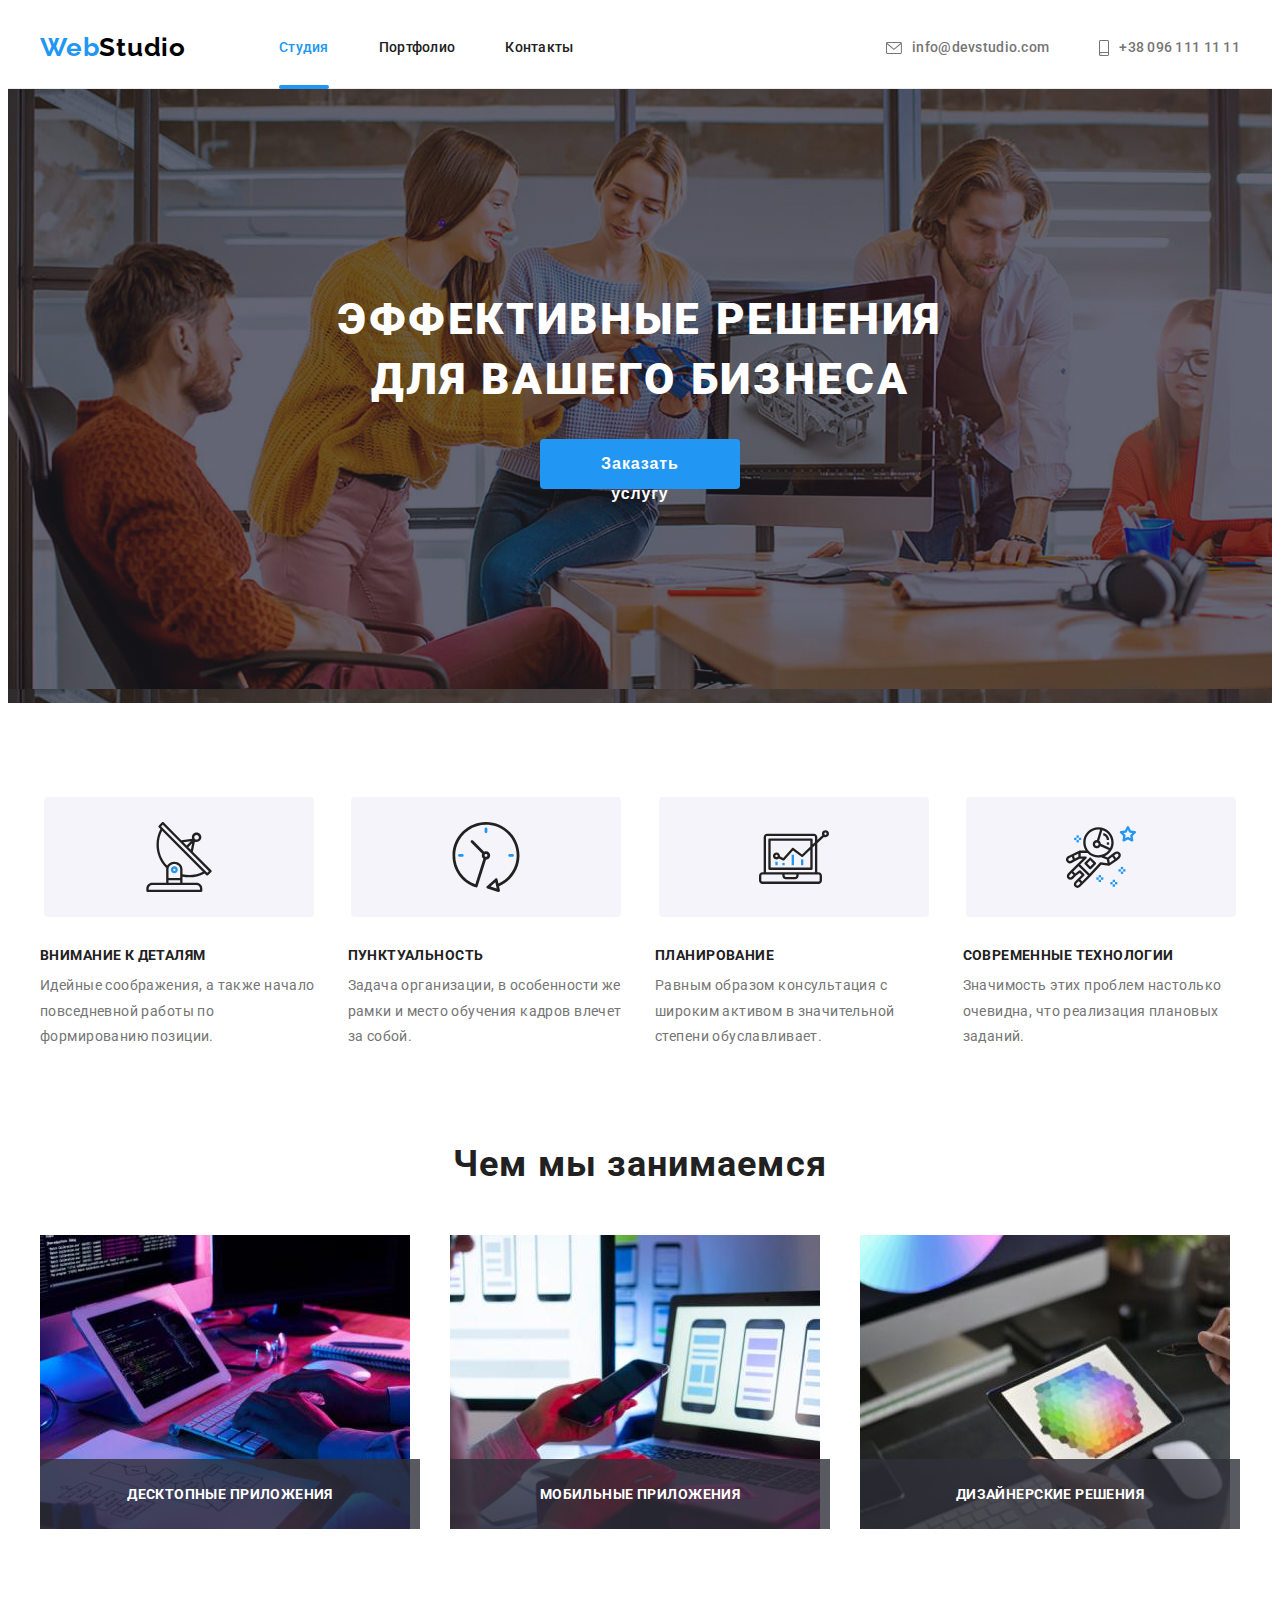
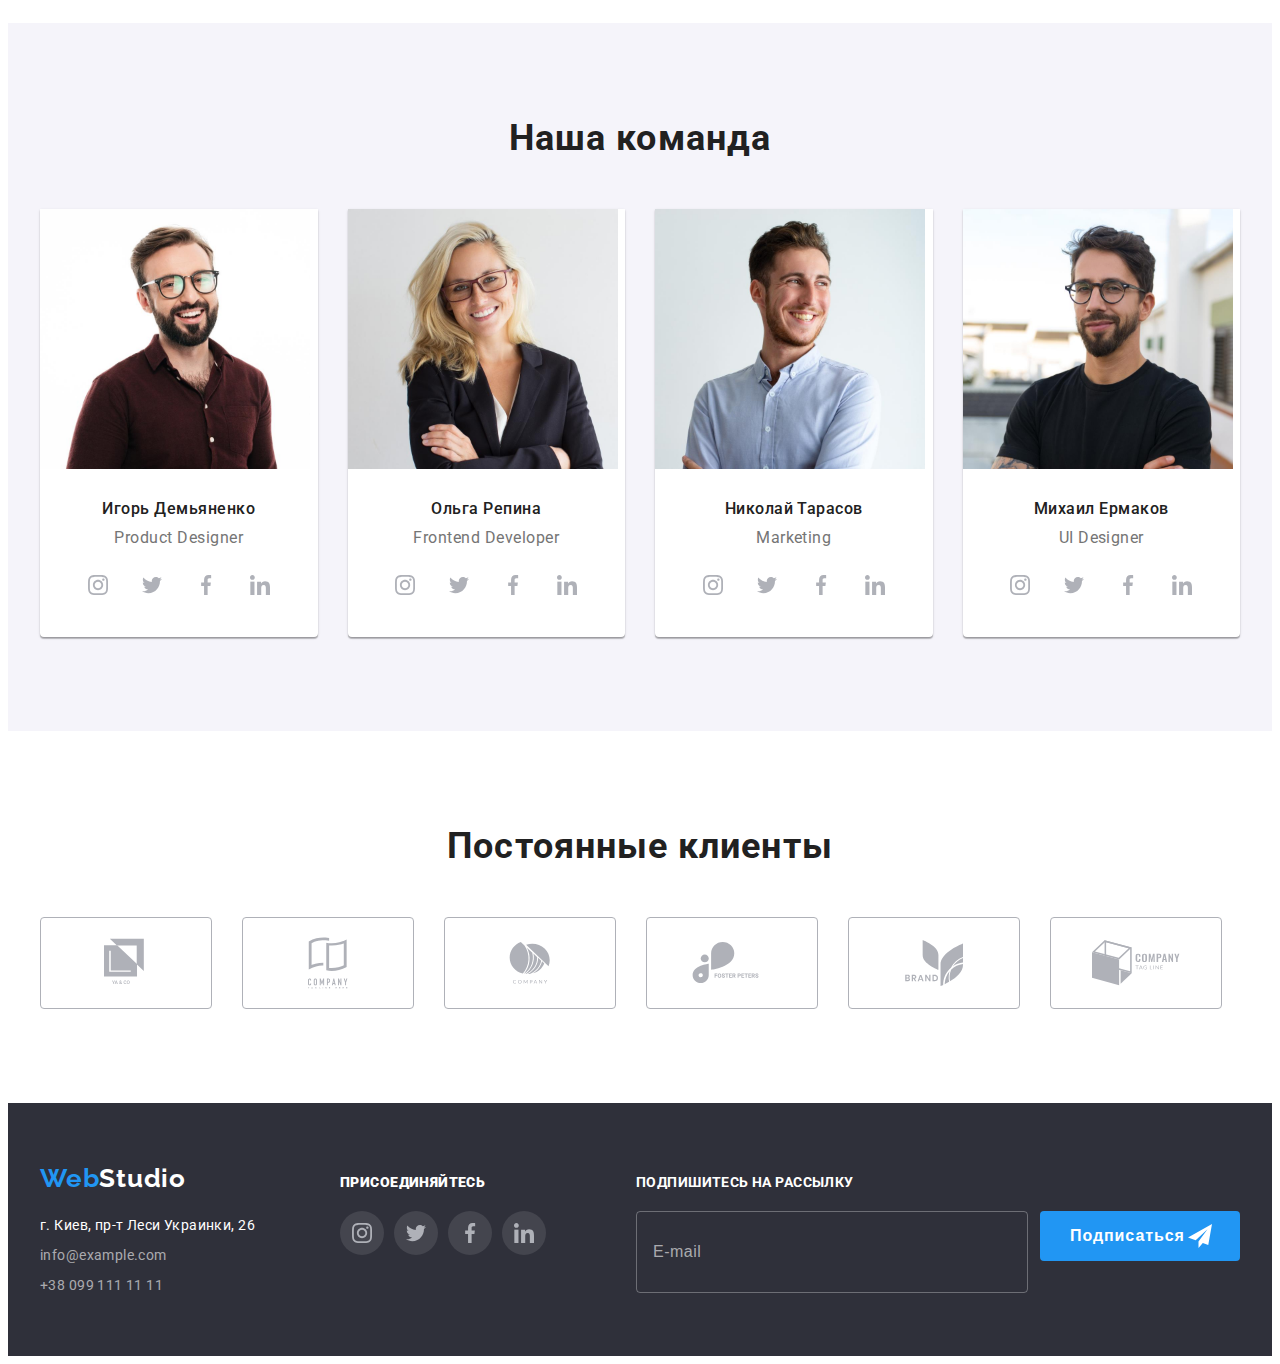
<file: index.html>
<!DOCTYPE html>
<html lang="ru">
  <head>
    <meta charset="UTF-8" />
    <meta http-equiv="X-UA-Compatible" content="IE=edge" />
    <meta name="viewport" content="width=device-width, initial-scale=1.0" />
    <title>Веб Студия</title>
    <link
      rel="stylesheet"
      href="https://cdnjs.cloudflare.com/ajax/libs/modern-normalize/1.0.0/modern-normalize.css"
      integrity="sha512-Zx6MlUMKSVJoQ+83OwhdILe8cSEsCzfqThJd7J/VA2UrK6Ctj85p+xzqfyuNXE5B1k25uUdmJ2OzItbBy9GHAQ=="
      crossorigin="anonymous"
    />

    <link rel="preconnect" href="https://fonts.gstatic.com" />
    <link
      rel="stylesheet"
      href="https://cdnjs.cloudflare.com/ajax/libs/animate.css/4.1.1/animate.min.css"
    />
    <link
      href="https://fonts.googleapis.com/css2?family=Raleway:wght@700&family=Roboto:wght@400;500;700;900&display=swap"
      rel="stylesheet"
    />

    <link rel="stylesheet" href="./CSS/styles.css" />
  </head>

  <body>
    <!--Шапка страницы-->
    <header class="header">
      <div class="container">
        <a class="logo link animate__swing" lang="en" href="./index.html"
          >Web<span class="logo-header-part">Studio</span></a
        >

        <nav class="site-nav">
          <ul class="list">
            <li class="list-item">
              <a class="link action current" href="./index.html">Студия</a>
            </li>
            <li class="list-item">
              <a class="link action" href="./portfolio.html">Портфолио</a>
            </li>
            <li class="list-item">
              <a class="link action" href="">Контакты</a>
            </li>
          </ul>
        </nav>
        <ul class="list header-contacts">
          <li class="list-item">
            <a class="link action" href="mailto:info@devstudio.com">
              <svg class="contacts-icon" width="16" height="12">
                <use href="./images/icons.svg#icon-mail"></use>
              </svg>
              info@devstudio.com</a
            >
          </li>
          <li class="list-item">
            <a class="link action" href="tel:+380961111111">
              <svg class="contacts-icon" width="10" height="16">
                <use href="./images/icons.svg#icon-smartphone"></use>
              </svg>
              +38 096 111 11 11</a
            >
          </li>
        </ul>
      </div>
    </header>

    <!--Основной контент страницы-->
    <main>
      <!--Секция герой-->
      <section class="hero">
        <h1 class="hero-title">Эффективные решения для вашего бизнеса</h1>
        <button class="hero-btn action-btn" type="button" data-modal-open>
          Заказать услугу
        </button>
      </section>

      <!--Секция преимущества компании-->
      <section class="advantages">
        <div class="container">
          <h2 class="visually-hidden">Наши сильные стороны</h2>

          <ul class="list">
            <li class="advantages-item">
              <div class="advantages-icon-box">
                <svg class="advantages-icon" width="70" height="70">
                  <use href="./images/icons.svg#icon-antenna"></use>
                </svg>
              </div>
              <h3 class="advantages-title">Внимание к деталям</h3>
              <p class="advantages-text">
                Идейные соображения, а также начало повседневной работы по
                формированию позиции.
              </p>
            </li>
            <li class="advantages-item">
              <div class="advantages-icon-box">
                <svg class="advantages-icon" width="70" height="70">
                  <use href="./images/icons.svg#icon-clock"></use>
                </svg>
              </div>
              <h3 class="advantages-title">Пунктуальность</h3>
              <p class="advantages-text">
                Задача организации, в особенности же рамки и место обучения
                кадров влечет за собой.
              </p>
            </li>
            <li class="advantages-item">
              <div class="advantages-icon-box">
                <svg class="advantages-icon" width="70" height="70">
                  <use href="./images/icons.svg#icon-diagram"></use>
                </svg>
              </div>
              <h3 class="advantages-title">Планирование</h3>
              <p class="advantages-text">
                Равным образом консультация с широким активом в значительной
                степени обуславливает.
              </p>
            </li>
            <li class="advantages-item">
              <div class="advantages-icon-box">
                <svg class="advantages-icon" width="70" height="70">
                  <use href="./images/icons.svg#icon-astronaut"></use>
                </svg>
              </div>
              <h3 class="advantages-title">Современные технологии</h3>
              <p class="advantages-text">
                Значимость этих проблем настолько очевидна, что реализация
                плановых заданий.
              </p>
            </li>
          </ul>
        </div>
      </section>

      <!--Секция чем занимается компания-->
      <section class="abilities">
        <div class="container">
          <h2 class="abilities-title">Чем мы занимаемся</h2>
          <ul class="abilities-list list">
            <li class="abilities-item">
              <img
                src="./images/what-we-do/img-box1.jpg"
                alt="Разработчик компании вводит код для серверной части сайта с клавиатуры"
                width="370"
                height="294"
              />
              <h3 class="abilities-subtitle">Десктопные приложения</h3>
            </li>
            <li class="abilities-item">
              <img
                src="./images/what-we-do/img-box2.jpg"
                alt="Сотрудник компании создает макет интерфейса сайта адаптивный для мобильных устройств"
                width="370"
                height="294"
              />
              <h3 class="abilities-subtitle">Мобильные приложения</h3>
            </li>
            <li class="abilities-item">
              <img
                src="./images/what-we-do/img-box3.jpg"
                alt="Дизайнер компании подбирает цвет на палитре планшета"
                width="370"
                height="294"
              />
              <h3 class="abilities-subtitle">Дизайнерские решения</h3>
            </li>
          </ul>
        </div>
      </section>

      <!--Секция команда компании-->
      <section class="team">
        <div class="container">
          <h2 class="team-title">Наша команда</h2>
          <ul class="list team-list">
            <li class="team-item">
              <img
                src="./images/command-of-company/demyanenko.jpg"
                alt="Молодой мужчина в очках с аккуратной бородой в тёмной рубашке"
                width="270"
                height="260"
              />
              <div class="team-item-thumb">
                <h3 class="team-member">Игорь Демьяненко</h3>
                <p class="team-member-profesion">Product Designer</p>
                <ul class="list list-social-link">
                  <li class="item">
                    <a class="link" href="">
                      <svg class="social-icon" width="20" height="20">
                        <use href="./images/icons.svg#icon-instagram"></use>
                      </svg>
                    </a>
                  </li>
                  <li class="item">
                    <a class="link" href="">
                      <svg class="social-icon" width="20" height="20">
                        <use href="./images/icons.svg#icon-twitter"></use>
                      </svg>
                    </a>
                  </li>
                  <li class="item">
                    <a href="" class="link">
                      <svg class="social-icon" width="20" height="20">
                        <use href="./images/icons.svg#icon-facebook"></use>
                      </svg>
                    </a>
                  </li>
                  <li class="item">
                    <a href="" class="link">
                      <svg class="social-icon" width="20" height="20">
                        <use href="./images/icons.svg#icon-linkedin"></use>
                      </svg>
                    </a>
                  </li>
                </ul>
              </div>
            </li>

            <li class="team-item">
              <img
                src="./images/command-of-company/repina.jpg"
                alt="Молодая девушка блондинка в очках с красивой улыбкой"
                width="270"
                height="260"
              />
              <div class="team-item-thumb">
                <h3 class="team-member">Ольга Репина</h3>
                <p class="team-member-profesion">Frontend Developer</p>
                <ul class="list list-social-link">
                  <li class="item">
                    <a class="link" href="">
                      <svg class="social-icon" width="20" height="20">
                        <use href="./images/icons.svg#icon-instagram"></use>
                      </svg>
                    </a>
                  </li>
                  <li class="item">
                    <a class="link" href="">
                      <svg class="social-icon" width="20" height="20">
                        <use href="./images/icons.svg#icon-twitter"></use>
                      </svg>
                    </a>
                  </li>
                  <li class="item">
                    <a href="" class="link">
                      <svg class="social-icon" width="20" height="20">
                        <use href="./images/icons.svg#icon-facebook"></use>
                      </svg>
                    </a>
                  </li>
                  <li class="item">
                    <a href="" class="link">
                      <svg class="social-icon" width="20" height="20">
                        <use href="./images/icons.svg#icon-linkedin"></use>
                      </svg>
                    </a>
                  </li>
                </ul>
              </div>
            </li>

            <li class="team-item">
              <img
                src="./images/command-of-company/tarasov.jpg"
                alt="Молодой парень в белой рубашке улыбается"
                width="270"
                height="260"
              />
              <div class="team-item-thumb">
                <h3 class="team-member">Николай Тарасов</h3>
                <p class="team-member-profesion">Marketing</p>
                <ul class="list list-social-link">
                  <li class="item">
                    <a class="link" href="">
                      <svg class="social-icon" width="20" height="20">
                        <use href="./images/icons.svg#icon-instagram"></use>
                      </svg>
                    </a>
                  </li>
                  <li class="item">
                    <a class="link" href="">
                      <svg class="social-icon" width="20" height="20">
                        <use href="./images/icons.svg#icon-twitter"></use>
                      </svg>
                    </a>
                  </li>
                  <li class="item">
                    <a href="" class="link">
                      <svg class="social-icon" width="20" height="20">
                        <use href="./images/icons.svg#icon-facebook"></use>
                      </svg>
                    </a>
                  </li>
                  <li class="item">
                    <a href="" class="link">
                      <svg class="social-icon" width="20" height="20">
                        <use href="./images/icons.svg#icon-linkedin"></use>
                      </svg>
                    </a>
                  </li>
                </ul>
              </div>
            </li>

            <li class="team-item">
              <img
                src="./images/command-of-company/ermakov.jpg"
                alt="Молодой парень с короткой бородой в очках и черной футболке"
                width="270"
                height="260"
              />
              <div class="team-item-thumb">
                <h3 class="team-member">Михаил Ермаков</h3>
                <p class="team-member-profesion">UI Designer</p>
                <ul class="list list-social-link">
                  <li class="item">
                    <a class="link" href="">
                      <svg class="social-icon" width="20" height="20">
                        <use href="./images/icons.svg#icon-instagram"></use>
                      </svg>
                    </a>
                  </li>
                  <li class="item">
                    <a class="link" href="">
                      <svg class="social-icon" width="20" height="20">
                        <use href="./images/icons.svg#icon-twitter"></use>
                      </svg>
                    </a>
                  </li>
                  <li class="item">
                    <a href="" class="link">
                      <svg class="social-icon" width="20" height="20">
                        <use href="./images/icons.svg#icon-facebook"></use>
                      </svg>
                    </a>
                  </li>
                  <li class="item">
                    <a href="" class="link">
                      <svg class="social-icon" width="20" height="20">
                        <use href="./images/icons.svg#icon-linkedin"></use>
                      </svg>
                    </a>
                  </li>
                </ul>
              </div>
            </li>
          </ul>
        </div>
      </section>

      <!-- Секция постоянные клиенты -->
      <section class="regular-customers">
        <div class="container">
          <h2 class="regular-customers-title">Постоянные клиенты</h2>
          <ul class="list regular-customers-list">
            <li class="regular-customers-item">
              <a href="" class="link action">
                <svg class="icon" width="44" height="50">
                  <use href="./images/icons.svg#icon-logo-1"></use>
                </svg>
              </a>
            </li>
            <li class="regular-customers-item">
              <a href="" class="link action">
                <svg class="icon" width="40" height="52">
                  <use href="./images/icons.svg#icon-logo-2"></use>
                </svg>
              </a>
            </li>
            <li class="regular-customers-item">
              <a href="" class="link action">
                <svg class="icon" width="42" height="42">
                  <use href="./images/icons.svg#icon-logo-3"></use>
                </svg>
              </a>
            </li>
            <li class="regular-customers-item">
              <a href="" class="link action">
                <svg class="icon" width="80" height="42">
                  <use href="./images/icons.svg#icon-logo-4"></use>
                </svg>
              </a>
            </li>
            <li class="regular-customers-item">
              <a href="" class="link action">
                <svg class="icon" width="60" height="46">
                  <use href="./images/icons.svg#icon-logo-5"></use>
                </svg>
              </a>
            </li>
            <li class="regular-customers-item">
              <a href="" class="link action">
                <svg class="icon" width="88" height="46">
                  <use href="./images/icons.svg#icon-logo-6"></use>
                </svg>
              </a>
            </li>
          </ul>
        </div>
      </section>
    </main>

    <!--Подвал страницы-->
    <footer class="footer">
      <div class="container">
        <div>
          <a class="logo link animate__swing" href="./index.html"
            >Web<span class="logo-footer-part">Studio</span></a
          >
          <address class="address">
            <p class="address-text">г. Киев, пр-т Леси Украинки, 26</p>
            <ul class="list footer-contacts">
              <li class="item">
                <a class="link" href="mailto:info@example.com"
                  >info@example.com</a
                >
              </li>
              <li class="item">
                <a class="link" href="tel:+380991111111">+38 099 111 11 11</a>
              </li>
            </ul>
          </address>
        </div>
        <div class="join-part">
          <p class="join-text"><strong>присоединяйтесь</strong></p>
          <ul class="list list-social-link">
            <li class="item">
              <a class="link" href="">
                <svg class="social-icon" width="20" height="20">
                  <use href="./images/icons.svg#icon-instagram"></use>
                </svg>
              </a>
            </li>
            <li class="item">
              <a class="link" href="">
                <svg class="social-icon" width="20" height="20">
                  <use href="./images/icons.svg#icon-twitter"></use>
                </svg>
              </a>
            </li>
            <li class="item">
              <a href="" class="link">
                <svg class="social-icon" width="20" height="20">
                  <use href="./images/icons.svg#icon-facebook"></use>
                </svg>
              </a>
            </li>
            <li class="item">
              <a href="" class="link">
                <svg class="social-icon" width="20" height="20">
                  <use href="./images/icons.svg#icon-linkedin"></use>
                </svg>
              </a>
            </li>
          </ul>
        </div>

        <div class="subscription-part">
          <strong class="subscription-text">Подпишитесь на рассылку</strong>
          <form class="subscription-form">
            <input
              class="form-field"
              type="email"
              name="email-for-subscription"
              placeholder="E-mail"
              required
            />
            <button class="subscription-btn" type="submit">
              Подписаться<svg class="icon" width="24" height="24">
                <use href="./images/icons.svg#icon-send"></use>
              </svg>
            </button>
          </form>
        </div>
      </div>
    </footer>

    <!-- Модальное окно -->
    <div class="backdrop is-hidden" data-modal>
      <div class="modal-window">
        <button class="close-modal-btn" type="button" data-modal-close>
          <svg class="close-modal-icon">
            <use href="./images/icons.svg#icon-close-modal"></use>
          </svg>
        </button>

        <p class="modal-description">Оставьте свои данные, мы вам перезвоним</p>
        <form class="modal-form">
          <label class="modal-label" for="user-name">Имя</label>
          <div class="modal-field-box">
            <input
              class="modal-input input-text"
              id="user-name"
              type="text"
              name="user-name"
              minlength="2"
              required
            />
            <svg class="modal-icon" width="18" height="18">
              <use href="./images/icons.svg#icon-user-name"></use>
            </svg>
          </div>
          <label class="modal-label" for="user-phone">Телефон</label>
          <div class="modal-field-box">
            <input
              class="modal-input input-text"
              id="user-phone"
              type="tel"
              name="user-phone"
              pattern="[0-9]{3}-[0-9]{3}-[0-9]{2}-[0-9]{2}"
              title="000-000-00-00"
              required
            />
            <svg class="modal-icon" width="18" height="18">
              <use href="./images/icons.svg#icon-user-phone"></use>
            </svg>
          </div>
          <label class="modal-label" for="user-email">Почта</label>
          <div class="modal-field-box">
            <input
              class="modal-input input-text"
              id="user-email"
              type="email"
              name="user-email"
            />
            <svg class="modal-icon" width="18" height="18">
              <use href="./images/icons.svg#icon-user-email"></use>
            </svg>
          </div>

          <label class="modal-label" for="user-comment">Комментарий</label>
          <textarea
            class="comment-field input-text"
            name="user-comment"
            id="user-comment"
            placeholder="Введите текст"
          ></textarea>

          <div class="agreement-box">
            <label class="agreement-text" for="user-agreement"
              ><input
                class="agreement-input visually-hidden"
                id="user-agreement"
                type="checkbox"
              />
              <span class="agreement-checkbox"></span>
              Соглашаюсь с рассылкой и принимаю&nbsp
            </label>
            <a class="link agreement-link" href=""> Условия договора</a>
          </div>

          <button class="send-modal-btn" type="submit">Отправить</button>
        </form>
      </div>
    </div>

    <script src="./js/modal.js"></script>
  </body>
</html>
</file>
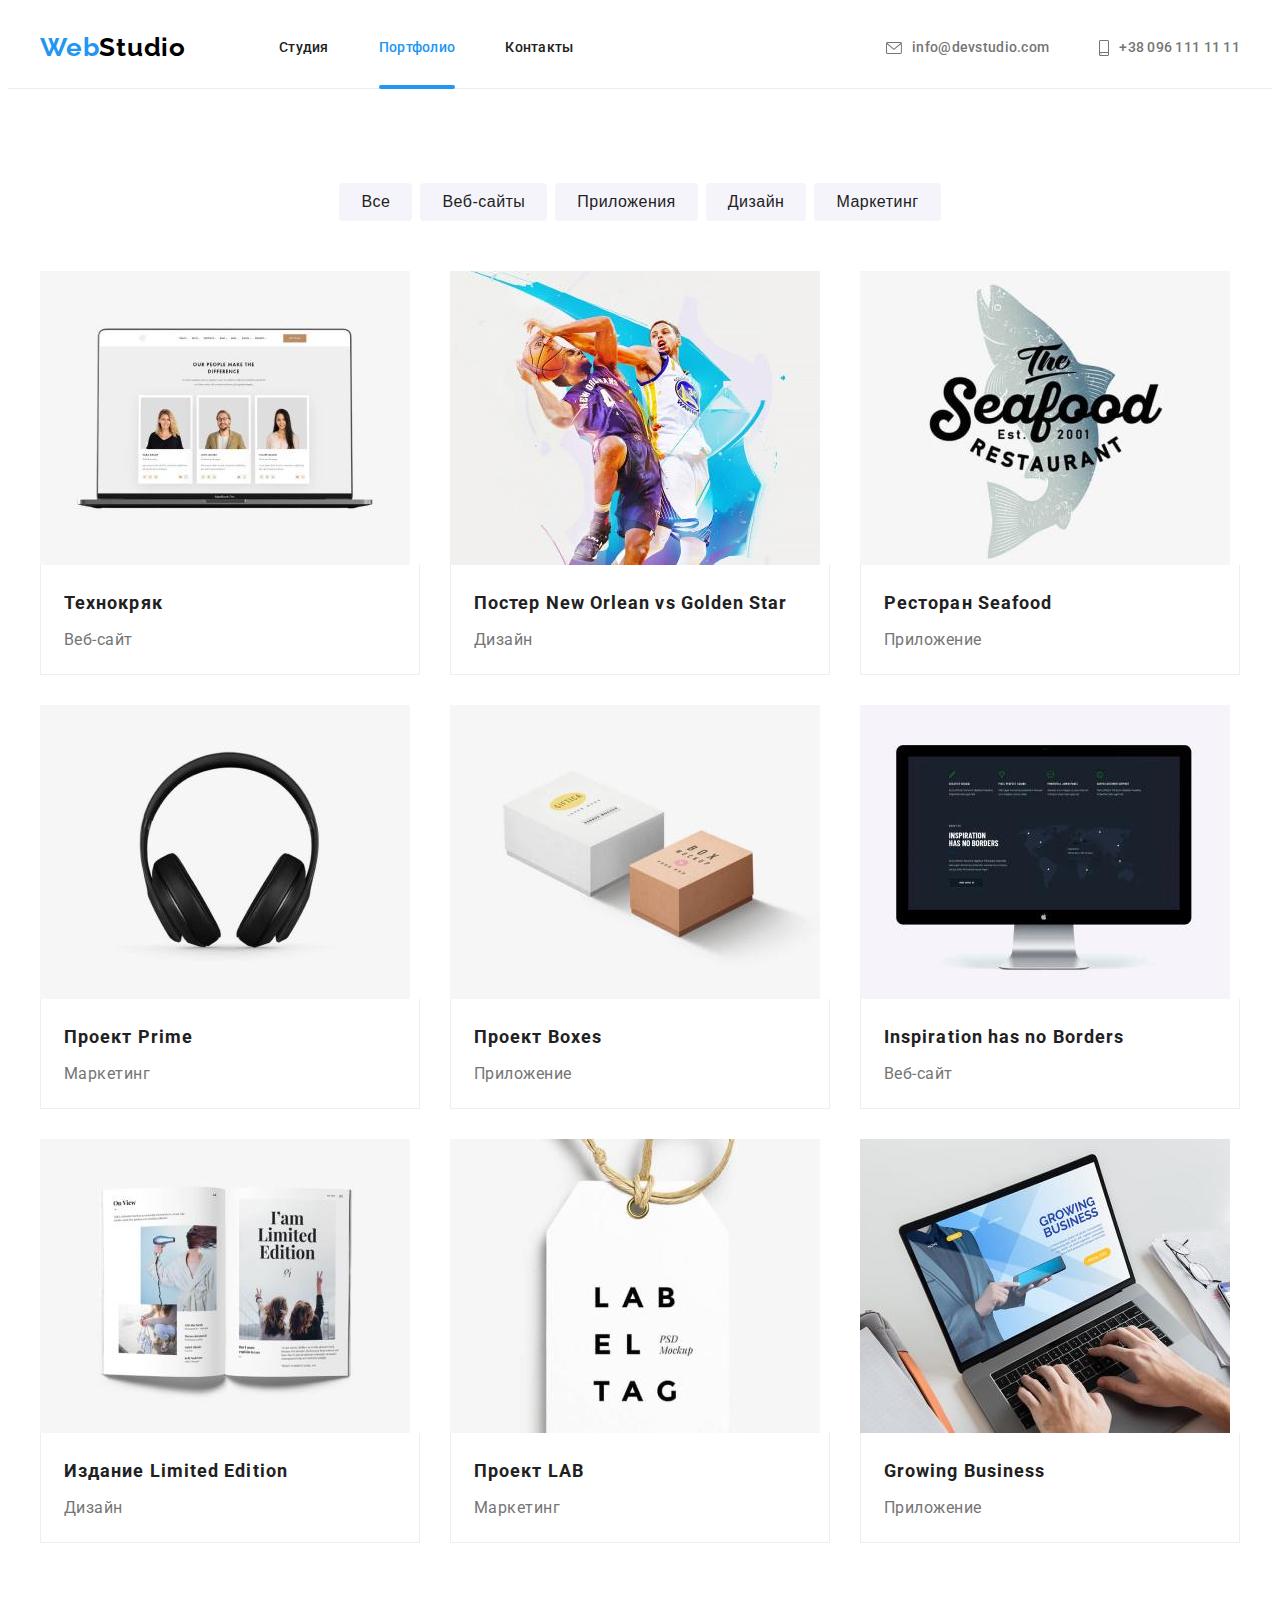
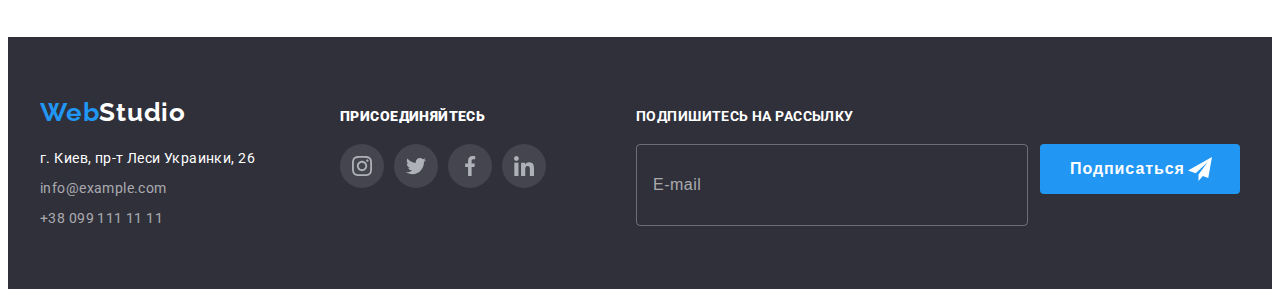
<file: portfolio.html>
<!DOCTYPE html>
<html lang="ru">
  <head>
    <meta charset="UTF-8" />
    <meta http-equiv="X-UA-Compatible" content="IE=edge" />
    <meta name="viewport" content="width=device-width, initial-scale=1.0" />
    <title>Портфолио</title>
    <link
      rel="stylesheet"
      href="https://cdnjs.cloudflare.com/ajax/libs/modern-normalize/1.0.0/modern-normalize.css"
      integrity="sha512-Zx6MlUMKSVJoQ+83OwhdILe8cSEsCzfqThJd7J/VA2UrK6Ctj85p+xzqfyuNXE5B1k25uUdmJ2OzItbBy9GHAQ=="
      crossorigin="anonymous"
    />
    <link rel="preconnect" href="https://fonts.gstatic.com" />
    <link
      href="https://fonts.googleapis.com/css2?family=Raleway:wght@700&family=Roboto:wght@400;500;700;900&display=swap"
      rel="stylesheet"
    />
    <link
      rel="stylesheet"
      href="https://cdnjs.cloudflare.com/ajax/libs/animate.css/4.1.1/animate.min.css"
    />
    <link rel="stylesheet" href="./CSS/styles.css" />
  </head>
  <body>
    <!--Шапка страницы-->
    <header class="header">
      <div class="container">
        <a class="logo link animate__swing" lang="en" href="./index.html"
          >Web<span class="logo-header-part">Studio</span></a
        >
        <nav class="site-nav">
          <ul class="list">
            <li class="list-item">
              <a class="link action" href="./index.html">Студия</a>
            </li>
            <li class="list-item">
              <a class="link action current" href="./portfolio.html"
                >Портфолио</a
              >
            </li>
            <li class="list-item">
              <a class="link action" href="">Контакты</a>
            </li>
          </ul>
        </nav>
        <ul class="list header-contacts">
          <li class="list-item">
            <a class="link action" href="mailto:info@devstudio.com">
              <svg class="contacts-icon" width="16" height="12">
                <use href="./images/icons.svg#icon-mail"></use>
              </svg>
              info@devstudio.com</a
            >
          </li>
          <li class="list-item">
            <a class="link action" href="tel:+380961111111">
              <svg class="contacts-icon" width="10" height="16">
                <use href="./images/icons.svg#icon-smartphone"></use>
              </svg>
              +38 096 111 11 11</a
            >
          </li>
        </ul>
      </div>
    </header>

    <main>
      <!-- Портфолио -->
      <section class="projects">
        <div class="container">
          <h1 class="visually-hidden">
            Проекты компании <span lang="en">Web Studio</span>
          </h1>
          <ul class="projects-filter list">
            <li class="filter-list-item">
              <button class="filter-btn" type="button">Все</button>
            </li>
            <li class="filter-list-item">
              <button class="filter-btn" type="button">Веб-сайты</button>
            </li>
            <li class="filter-list-item">
              <button class="filter-btn" type="button">Приложения</button>
            </li>
            <li class="filter-list-item">
              <button class="filter-btn" type="button">Дизайн</button>
            </li>
            <li class="filter-list-item">
              <button class="filter-btn" type="button">Маркетинг</button>
            </li>
          </ul>

          <ul class="projects-list list">
            <li class="projects-list-item">
              <a class="link focus" href="">
                <div class="overlay-wrap">
                  <img
                    src="./images/portfolio/project-img-1.jpg"
                    alt="Страница сайта на экране ноутбука"
                    width="370"
                    height="294"
                  />
                  <p class="overlay-text">
                    Технокряк это современная площадка распространения
                    коронавируса. Компании используют эту платформу для
                    цифрового шпионажа и атак на защищённые сервера конкурентов.
                  </p>
                </div>
                <div class="projects-item-thumb">
                  <h2 class="project-title">Технокряк</h2>
                  <p class="project-text">Веб-сайт</p>
                </div>
              </a>
            </li>
            <li class="projects-list-item">
              <a class="link" href="">
                <div class="overlay-wrap">
                  <img
                    src="./images/portfolio/project-img-2.jpg"
                    alt="Два баскетболиста соперничают за мяч"
                    width="370"
                    height="294"
                  />
                  <p class="overlay-text">
                    Lorem ipsum dolor sit amet consectetur adipisicing elit.
                    Incidunt id dignissimos ratione corporis atque voluptate
                    quae quidem placeat animi totam.
                  </p>
                </div>

                <div class="projects-item-thumb">
                  <h2 class="project-title">
                    Постер <span lang="en">New Orlean vs Golden Star</span>
                  </h2>
                  <p class="project-text">Дизайн</p>
                </div>
              </a>
            </li>
            <li class="projects-list-item">
              <a class="link" href="">
                <div class="overlay-wrap">
                  <img
                    src="./images/portfolio/project-img-3.jpg"
                    alt="Логотип ресторана в виде рыбы"
                    width="370"
                    height="294"
                  />
                  <p class="overlay-text">
                    Lorem ipsum dolor sit amet consectetur adipisicing elit.
                    Incidunt id dignissimos ratione corporis atque voluptate
                    quae quidem placeat animi totam.
                  </p>
                </div>
                <div class="projects-item-thumb">
                  <h2 class="project-title">
                    Ресторан <span lang="en">Seafood</span>
                  </h2>
                  <p class="project-text">Приложение</p>
                </div>
              </a>
            </li>
            <li class="projects-list-item">
              <a class="link" href="">
                <div class="overlay-wrap">
                  <img
                    src="./images/portfolio/project-img-4.jpg"
                    alt="Наушники для прослушивания музыки"
                    width="370"
                    height="294"
                  />
                  <p class="overlay-text">
                    Lorem ipsum dolor sit amet consectetur adipisicing elit.
                    Incidunt id dignissimos ratione corporis atque voluptate
                    quae quidem placeat animi totam.
                  </p>
                </div>

                <div class="projects-item-thumb">
                  <h2 class="project-title">
                    Проект <span lang="en">Prime</span>
                  </h2>
                  <p class="project-text">Маркетинг</p>
                </div>
              </a>
            </li>
            <li class="projects-list-item">
              <a class="link" href="">
                <div class="overlay-wrap">
                  <img
                    src="./images/portfolio/project-img-5.jpg"
                    alt="Белая и коричневая коробки"
                    width="370"
                    height="294"
                  />
                  <p class="overlay-text">
                    Lorem ipsum dolor sit amet consectetur adipisicing elit.
                    Incidunt id dignissimos ratione corporis atque voluptate
                    quae quidem placeat animi totam.
                  </p>
                </div>

                <div class="projects-item-thumb">
                  <h2 class="project-title">
                    Проект <span lang="en">Boxes</span>
                  </h2>
                  <p class="project-text">Приложение</p>
                </div>
              </a>
            </li>
            <li class="projects-list-item">
              <a class="link" href="">
                <div class="overlay-wrap">
                  <img
                    src="./images/portfolio/project-img-6.jpg"
                    alt="Веб-сайт на экране монитора компьютера"
                    width="370"
                    height="294"
                  />
                  <p class="overlay-text">
                    Lorem ipsum dolor sit amet consectetur adipisicing elit.
                    Incidunt id dignissimos ratione corporis atque voluptate
                    quae quidem placeat animi totam.
                  </p>
                </div>

                <div class="projects-item-thumb">
                  <h2 class="project-title" lang="en">
                    Inspiration has no Borders
                  </h2>
                  <p class="project-text">Веб-сайт</p>
                </div>
              </a>
            </li>
            <li class="projects-list-item">
              <a class="link" href="">
                <div class="overlay-wrap">
                  <img
                    src="./images/portfolio/project-img-7.jpg"
                    alt="Разворот журнала"
                    width="370"
                    height="294"
                  />
                  <p class="overlay-text">
                    Lorem ipsum dolor sit amet consectetur adipisicing elit.
                    Incidunt id dignissimos ratione corporis atque voluptate
                    quae quidem placeat animi totam.
                  </p>
                </div>

                <div class="projects-item-thumb">
                  <h2 class="project-title">
                    Издание <span lang="en">Limited Edition</span>
                  </h2>
                  <p class="project-text">Дизайн</p>
                </div>
              </a>
            </li>
            <li class="projects-list-item">
              <a class="link" href="">
                <div class="overlay-wrap">
                  <img
                    src="./images/portfolio/project-img-8.jpg"
                    alt="Белая бирка с надписью LAB EL TAG"
                    width="370"
                    height="294"
                  />
                  <p class="overlay-text">
                    Lorem ipsum dolor sit amet consectetur adipisicing elit.
                    Incidunt id dignissimos ratione corporis atque voluptate
                    quae quidem placeat animi totam.
                  </p>
                </div>

                <div class="projects-item-thumb">
                  <h2 class="project-title">
                    Проект <span lang="en">LAB</span>
                  </h2>
                  <p class="project-text">Маркетинг</p>
                </div>
              </a>
            </li>
            <li class="projects-list-item">
              <a class="link" href="">
                <div class="overlay-wrap">
                  <img
                    src="./images/portfolio/project-img-9.jpg"
                    alt="Руки молодого человека на клавиатуре ноутбука"
                    width="370"
                    height="294"
                  />
                  <p class="overlay-text">
                    Lorem ipsum dolor sit amet consectetur adipisicing elit.
                    Incidunt id dignissimos ratione corporis atque voluptate
                    quae quidem placeat animi totam.
                  </p>
                </div>

                <div class="projects-item-thumb">
                  <h2 class="project-title" lang="en">Growing Business</h2>
                  <p class="project-text">Приложение</p>
                </div>
              </a>
            </li>
          </ul>
        </div>
      </section>
    </main>

    <!--Подвал страницы-->
    <footer class="footer">
      <div class="container">
        <div>
          <a class="logo link animate__swing" href="./index.html"
            >Web<span class="logo-footer-part">Studio</span></a
          >
          <address class="address">
            <p class="address-text">г. Киев, пр-т Леси Украинки, 26</p>
            <ul class="list footer-contacts">
              <li class="item">
                <a class="link" href="mailto:info@example.com"
                  >info@example.com</a
                >
              </li>
              <li class="item">
                <a class="link" href="tel:+380991111111">+38 099 111 11 11</a>
              </li>
            </ul>
          </address>
        </div>
        <div class="join-part">
          <p class="join-text"><strong>присоединяйтесь</strong></p>
          <ul class="list list-social-link">
            <li class="item">
              <a class="link" href="">
                <svg class="social-icon" width="20" height="20">
                  <use href="./images/icons.svg#icon-instagram"></use>
                </svg>
              </a>
            </li>
            <li class="item">
              <a class="link" href="">
                <svg class="social-icon" width="20" height="20">
                  <use href="./images/icons.svg#icon-twitter"></use>
                </svg>
              </a>
            </li>
            <li class="item">
              <a href="" class="link">
                <svg class="social-icon" width="20" height="20">
                  <use href="./images/icons.svg#icon-facebook"></use>
                </svg>
              </a>
            </li>
            <li class="item">
              <a href="" class="link">
                <svg class="social-icon" width="20" height="20">
                  <use href="./images/icons.svg#icon-linkedin"></use>
                </svg>
              </a>
            </li>
          </ul>
        </div>

        <div class="subscription-part">
          <strong class="subscription-text">Подпишитесь на рассылку</strong>
          <form class="subscription-form">
            <input
              class="form-field"
              type="email"
              name="mail"
              placeholder="E-mail"
            />
            <button class="subscription-btn" type="submit">
              Подписаться<svg class="icon" width="24" height="24">
                <use href="./images/icons.svg#icon-send"></use>
              </svg>
            </button>
          </form>
        </div>
      </div>
    </footer>
  </body>
</html>
</file>
<file: CSS/styles.css>
:root {
  /* Паддинги секций */
  --section-pdg: 94px;

  /* Основной зазор */
  --primary-gap: 30px;

  /* Шрифты */
  --primary-font: 'Roboto', sans-serif;
  --secondary-font: 'Raleway', sans-serif;

  /* Фоны */
  --primary-bgc: #ffffff;
  --footer-bgc: #2f303a;
  /* Фон кнопок фильтра и фон секции команды*/
  --secondary-bgc: #f5f4fa;

  /* Заголовки h2-h3, текст кнопок фильтра, текст навигации в шапке */
  --main-title-color: #212121;

  /* Основной текст, контакты в шапке */
  --paragraph-color: #757575;

  /* Цвета логотипа */
  --primary-part-logo-color: #2196f3;
  --header-part-logo-color: #000000;
  --footer-part-logo-color: #ffffff;

  /* Состояние активности: ссылки (текст), кнопки фильтра (фон) */
  --action-color: #2196f3;

  /* Фон кнопки героя при наведении */
  --hero-btn-action-bgc: #188ce8;

  /* Почта и телефон в подвале */
  --fotter-contacts-color: rgba(255, 255, 255, 0.6);

  /* Рамка карточек проектов в портфолио */
  --project-border-color: #eeeeee;
}

body {
  font-family: var(--primary-font);
  background-color: var(--primary-bgc);
}

h1,
h2,
h3,
h4,
h5,
h6,
p {
  margin: 0;
}

ul,
ol {
  margin: 0;
  padding: 0;
}

img {
  display: block;
  max-width: 100%;
  height: auto;
}

.list {
  list-style: none;
}

.link {
  text-decoration: none;
}

.container {
  max-width: 1200px;
  padding-left: 15px;
  padding-right: 15px;
  margin: 0 auto;
}

/* ===========ЛОГО============= */
.logo {
  margin-right: 93px;
  padding: 24px 0;
  font-family: var(--secondary-font);
  font-size: 26px;
  line-height: 1.2;
  font-weight: 700;
  letter-spacing: 0.03em;
  color: #2196f3;
  animation-duration: 1000ms;
  animation-delay: 250ms;
}

.logo-header-part {
  color: #000000;
}

.logo:hover {
  animation-iteration-count: infinite;
  animation-duration: 500ms;
  animation-name: pulse;
}

.logo-footer-part {
  color: #ffffff;
}

.footer .logo {
  padding: 0;
  margin-right: 0;
}

/* =============КОНЕЦ ЛОГО============== */

/* ===============ШАПКА========================= */
.header {
  border-bottom: 1px solid #ececec;
}

.header .link {
  display: block;
}

.site-nav .link {
  padding: 32px 0;
}

.current {
  position: relative;
}

.current::after {
  position: absolute;
  bottom: -1px;
  content: '';
  display: block;
  height: 4px;
  width: 100%;
  border-radius: 2px;
  background-color: var(--primary-part-logo-color);
}

.site-nav .link,
.header-contacts .link {
  font-weight: 500;
  font-size: 14px;
  line-height: 1.14;
  letter-spacing: 0.02em;
  color: #212121;
}

.header-contacts .link {
  /* padding: 5px 0; */
  color: #757575;
  display: flex;
  align-items: center;
}

.contacts-icon {
  fill: currentColor;
  margin-right: 10px;
}

.action {
  transition: color 250ms cubic-bezier(0.4, 0, 0.2, 1);
}

.action:hover,
.action:focus {
  color: var(--action-color);
}

.site-nav .current {
  color: var(--action-color);
}

.header .container {
  display: flex;
  align-items: center;
}

.site-nav .list {
  display: flex;
}

.header .list-item:not(:last-child) {
  margin-right: 50px;
}

.header-contacts {
  display: flex;
  margin-left: auto;
  align-items: center;
}

/* ===================КОНЕЦ ШАПКИ================== */

/* =================ГЕРОЙ===================== */
.hero {
  max-width: 1600px;
  padding: 200px 0;
  margin: 0 auto;
  background-color: #c4c4c4;
  background-image: linear-gradient(
      rgba(47, 48, 58, 0.4),
      rgba(47, 48, 58, 0.4)
    ),
    url(../images/hero.jpg);
  text-align: center;
}

.hero-title {
  margin: 0 auto;
  width: 696px;
  margin-bottom: 30px;
  font-weight: 900;
  font-size: 44px;
  line-height: 1.363636363636364;
  text-transform: uppercase;
  letter-spacing: 0.06em;
  color: #ffffff;
}

.hero-btn,
.subscription-btn,
.send-modal-btn {
  display: inline-block;
  width: 200px;
  height: 50px;
  padding: 10px 32px;
  font-weight: 700;
  font-size: 16px;
  line-height: 1.875;
  text-align: center;
  letter-spacing: 0.058em;
  color: #ffffff;
  background-color: #2196f3;
  border: none;
  border-radius: 4px;
  cursor: pointer;
  transition: background-color 250ms cubic-bezier(0.4, 0, 0.2, 1);
}

.action-btn:hover,
.action-btn:focus,
.subscription-btn:hover,
.subscription-btn:focus,
.send-modal-btn:hover,
.send-modal-btn:focus {
  background-color: var(--hero-btn-action-bgc);
}
/* ===============КОНЕЦ ГЕРОЯ=================== */

/* ================ПРЕИМУЩЕСТВА================ */
.advantages {
  padding: var(--section-pdg) 0;
}

/* Скрытый заголовок секции */
.visually-hidden {
  position: absolute !important;
  clip: rect(1px 1px 1px 1px); /* IE6 IE7 */
  clip: rect(1px 1px 1px 1px);
  padding: 0 !important;
  border: 0 !important;
  height: 1px !important;
  width: 1px !important;
  overflow: hidden;
}

.advantages-icon-box {
  display: flex;
  justify-content: center;
  align-items: center;
  width: 270px;
  height: 120px;
  margin: 0 auto 30px;
  background-color: var(--secondary-bgc);
  border-radius: 4px;
}

.advantages-icon {
  width: 70px;
  height: 70px;
}

.advantages-title,
.abilities-subtitle {
  margin-bottom: 10px;
  font-weight: 700;
  font-size: 14px;
  line-height: 1.1721;
  letter-spacing: 0.03em;
  text-transform: uppercase;
  color: var(--main-title-color);
}

.advantages-text,
.agreement-text,
.agreement-link {
  font-weight: 400;
  font-size: 14px;
  line-height: 1.8;
  letter-spacing: 0.03em;
  color: var(--paragraph-color);
}

.advantages .list {
  display: flex;
  flex-wrap: wrap;
  justify-content: center;
  margin-top: calc(-1 * var(--primary-gap));
  margin-left: calc(-1 * var(--primary-gap));
}

.advantages-item {
  margin-top: var(--primary-gap);
  margin-left: var(--primary-gap);
  flex-basis: calc(100% / 4 - var(--primary-gap));
}

/* ==============КОНЕЦ ПРЕИМУЩЕСТВА=============== */

/* ============ВОЗМОЖНОСТИ и КОМАНДА==============*/
.abilities-title,
.team-title,
.regular-customers-title {
  margin-bottom: 50px;
  font-weight: 700;
  font-size: 36px;
  line-height: 1.17;
  text-align: center;
  letter-spacing: 0.03em;
  color: var(--main-title-color);
}

.abilities-subtitle {
  position: absolute;
  display: block;
  margin: 0;
  padding: 27px 0;
  width: 100%;
  bottom: 0;

  text-align: center;
  color: #ffffff;
  background-color: rgba(47, 48, 58, 0.8);
}

.abilities {
  padding: 0 0 var(--section-pdg);
}

.abilities-list {
  display: flex;
  flex-wrap: wrap;
  justify-content: center;
  margin-top: calc(-1 * var(--primary-gap));
  margin-left: calc(-1 * var(--primary-gap));
}

.abilities-item {
  position: relative;
  margin-top: var(--primary-gap);
  margin-left: var(--primary-gap);
  flex-basis: calc(100% / 3 - var(--primary-gap));
}

.team {
  background-color: var(--secondary-bgc);
  padding: var(--section-pdg) 0;
}

.team-member,
.team-member-profesion {
  font-weight: 500;
  font-size: 16px;
  line-height: 1.19;
  text-align: center;
  letter-spacing: 0.03em;
  color: var(--main-title-color);
}

.team-member-profesion {
  font-weight: 400;
  color: var(--paragraph-color);
  margin-bottom: 16px;
}

.team-title {
  margin-bottom: 50px;
}

.team .team-list {
  display: flex;
  flex-wrap: wrap;
  justify-content: center;
  margin-top: calc(-1 * var(--primary-gap));
  margin-left: calc(-1 * var(--primary-gap));
}

.team-item {
  margin-top: var(--primary-gap);
  margin-left: var(--primary-gap);
  flex-basis: calc(100% / 4 - var(--primary-gap));
  box-shadow: 0px 1px 3px rgba(0, 0, 0, 0.12), 0px 1px 1px rgba(0, 0, 0, 0.14),
    0px 2px 1px rgba(0, 0, 0, 0.2);
  border-radius: 0px 0px 4px 4px;
  background-color: #ffffff;
}

.team-item-thumb {
  padding: 30px 32px;
}

.team-member {
  margin-bottom: 10px;
}

.social-icon {
  width: 20px;
  height: 20px;
}

.list-social-link {
  display: flex;
  justify-content: center;
  align-items: center;
}

.list-social-link .link {
  width: 44px;
  height: 44px;
  display: flex;
  justify-content: center;
  align-items: center;
  background-color: transparent;
  border-radius: 50%;
  fill: #afb1b8;
  color: #ffffff;
  transition: background-color 250ms cubic-bezier(0.4, 0, 0.2, 1),
    fill 250ms cubic-bezier(0.4, 0, 0.2, 1);
}

.list-social-link .link:hover,
.list-social-link .link:focus {
  background-color: var(--action-color);
  fill: currentColor;
}

.list-social-link > .item:not(:last-child) {
  margin-right: 10px;
}
/* КОНЕЦ ВОЗМОЖНОСТИ и КОМАНДА */

/* ПОСТОЯННЫЕ КЛИЕНТЫ */
.regular-customers {
  padding: 94px 0;
}

.regular-customers-list {
  display: flex;
  flex-wrap: wrap;
  margin-top: calc(-1 * (var(--primary-gap)));
  margin-left: calc(-1 * (var(--primary-gap)));
}

.regular-customers-item {
  border: 1px solid #afb1b8;
  border-radius: 4px;
  margin-top: var(--primary-gap);
  margin-left: var(--primary-gap);
  width: 170px;
  height: 90px;
  transition: border-color 250ms cubic-bezier(0.4, 0, 0.2, 1);
  cursor: pointer;
}

.regular-customers-item .link {
  width: 100%;
  height: 100%;
  display: flex;
  justify-content: center;
  align-items: center;
  color: var(--action-color);
  fill: #afb1b8;
  transition: fill 250ms cubic-bezier(0.4, 0, 0.2, 1);
}

.regular-customers-item:hover .link,
.regular-customers-item .link:focus,
.regular-customers-item:hover {
  color: var(--action-color);
  border-color: var(--action-color);
  fill: currentColor;
}
/* КОНЕЦ ПОСТОЯННЫЕ КЛИЕНТЫ */

/* ПОРТФОЛИО */
.filter-btn {
  font-weight: 500;
  font-size: 16px;
  line-height: 1.625;
  text-align: center;
  letter-spacing: 0.03em;
  color: #212121;
  background-color: var(--secondary-bgc);
  cursor: pointer;
  transition: background-color 250ms cubic-bezier(0.4, 0, 0.2, 1),
    box-shadow 250ms cubic-bezier(0.4, 0, 0.2, 1),
    color 250ms cubic-bezier(0.4, 0, 0.2, 1);
}

.filter-btn:hover,
.filter-btn:focus {
  color: #ffffff;
  background-color: var(--action-color);
  box-shadow: 0px 3px 1px rgba(0, 0, 0, 0.1), 0px 1px 2px rgba(0, 0, 0, 0.08),
    0px 2px 2px rgba(0, 0, 0, 0.12);
}

.project-title {
  font-weight: 700;
  font-size: 18px;
  line-height: 2;
  letter-spacing: 0.06em;
  color: var(--main-title-color);
  margin-bottom: 4px;
}

.project-text {
  font-weight: 400;
  font-size: 16px;
  line-height: 1.875;
  letter-spacing: 0.03em;
  color: var(--paragraph-color);
}

.projects {
  padding: var(--section-pdg) 0;
}

.projects-filter {
  display: flex;
  justify-content: center;
  margin-bottom: 50px;
}

.filter-btn {
  padding: 6px 22px;
  border: none;
  border-radius: 4px;
}

.filter-list-item:not(:last-child) {
  margin-right: 8px;
}

.projects .link {
  display: block;
}

.projects-list {
  display: flex;
  flex-wrap: wrap;
  justify-content: center;
  margin-top: calc(-1 * (var(--primary-gap)));
  margin-left: calc(-1 * (var(--primary-gap)));
}

.projects-list-item {
  margin-top: var(--primary-gap);
  margin-left: var(--primary-gap);
  flex-basis: calc(100% / 3 - var(--primary-gap));
  transition: box-shadow 250ms cubic-bezier(0.4, 0, 0.2, 1);
}

.projects-item-thumb {
  padding: 20px 23px 19px;
  border: 1px solid #eeeeee;
  border-top: none;
}

.projects-list-item:hover,
.projects-list-item .link:focus {
  box-shadow: 0px 1px 1px rgba(0, 0, 0, 0.12), 0px 4px 4px rgba(0, 0, 0, 0.06),
    1px 4px 6px rgba(0, 0, 0, 0.16);
}

.overlay-wrap {
  position: relative;
  overflow: hidden;
}

.overlay-text {
  position: absolute;
  bottom: 0;
  width: 100%;
  height: 100%;
  padding: 63px 24px;
  font-weight: 400;
  font-size: 18px;
  line-height: 1.56;
  letter-spacing: 0.03em;
  color: #ffffff;
  background-color: rgba(33, 150, 243, 0.9);
  transform: translateY(100%);
  transition: transform 250ms cubic-bezier(0.4, 0, 0.2, 1);
}

.projects-list-item:hover .overlay-text,
.projects-list-item .link:focus .overlay-text {
  transform: translateY(0%);
}

/* КОНЕЦ ПОРТФОЛИО */

/* ПОДВАЛ */
.footer {
  background-color: var(--footer-bgc);
  padding: 60px 0;
}

.footer .logo {
  display: block;
  margin-bottom: 20px;
}

.address-text,
.footer-contacts .item {
  margin-bottom: 9px;
}

.footer-contacts .item:last-child {
  margin-bottom: 0px;
}

.address {
  font-weight: 400;
  font-style: normal;
  font-size: 14px;
  line-height: 1.5;
  letter-spacing: 0.03em;
  color: #ffffff;
}

.address .link {
  color: rgba(255, 255, 255, 0.6);
}

.footer .container {
  display: flex;
  align-items: baseline;
}

.join-part {
  margin-left: 85px;
}

.join-text,
.subscription-text {
  display: inline-block;
  margin-bottom: 20px;
  font-weight: 700;
  font-size: 14px;
  line-height: 1.1721;
  letter-spacing: 0.03em;
  text-transform: uppercase;
  color: #ffffff;
}

.join-part .item {
  background-color: rgba(255, 255, 255, 0.1);
  border-radius: 50%;
}

.subscription-part {
  margin-left: auto;
}

.subscription-form > .form-field {
  width: 358px;
  height: 50px;
  display: block;
  margin-right: 12px;
  padding: 15px 16px;

  font-weight: 400;
  font-size: 16px;
  line-height: 1.187;
  letter-spacing: 0.08em;

  background-color: transparent;
  color: #ffffff;
  border-radius: 4px;
  border: 1px solid rgba(255, 255, 255, 0.3);
}

.subscription-form {
  display: flex;
}

.form-field::placeholder {
  font-size: 16px;
  line-height: 1.25;
  letter-spacing: 0.03em;
  color: rgba(255, 255, 255, 0.6);
}

.subscription-btn {
  position: relative;
  padding: 10px 61px 10px 30px;
}

.subscription-btn > .icon {
  position: absolute;
  top: 13px;
  right: 28px;
}

/* КОНЕЦ ПОДВАЛА */

/* МОДАЛЬНОЕ ОКНО */
.backdrop {
  position: fixed;
  top: 0;
  left: 0;
  width: 100vw;
  height: 100vh;
  background-color: rgba(0, 0, 0, 0.2);
  opacity: 1;
  transition: opacity 250ms cubic-bezier(0.4, 0, 0.2, 1);
}

.modal-window {
  position: absolute;
  padding: 40px;
  width: 528px;
  height: 581px;
  top: 50%;
  left: 50%;
  transform: translate(-50%, -50%) scale(1);
  box-shadow: 0px 1px 3px rgba(0, 0, 0, 0.12), 0px 1px 1px rgba(0, 0, 0, 0.14),
    0px 2px 1px rgba(0, 0, 0, 0.2);
  border-radius: 4px;
  background-color: #ffffff;
  transition: transform 250ms cubic-bezier(0.4, 0, 0.2, 1);
}

.close-modal-btn {
  position: absolute;
  display: flex;
  justify-content: center;
  align-items: center;
  width: 30px;
  height: 30px;
  top: 8px;
  right: 8px;
  border: 1px solid rgba(0, 0, 0, 0.1);
  border-radius: 50%;
  background-color: #ffffff;
  cursor: pointer;
  transition: border-color 250ms cubic-bezier(0.4, 0, 0.2, 1),
    fill 250ms cubic-bezier(0.4, 0, 0.2, 1);
}

.close-modal-icon {
  width: 18px;
  height: 18px;
}

.close-modal-btn:hover,
.close-modal-btn:focus {
  fill: var(--action-color);
  border-color: var(--action-color);
}

.backdrop.is-hidden {
  opacity: 0;
  /* visibility: hidden; */
  pointer-events: none;
}

.backdrop.is-hidden > .modal-window {
  transform: translate(-50%, -50%) scale(1.5);
}

.modal-description {
  margin-bottom: 12px;
  font-weight: 700;
  font-size: 20px;
  line-height: 1.35;
  text-align: center;
  letter-spacing: 0.03em;
  color: #212121;
}

.modal-label {
  display: inline-block;
  margin-bottom: 4px;
  font-weight: 400;
  font-size: 12px;
  line-height: 0.9;
  letter-spacing: 0.01em;
  color: #757575;
  cursor: pointer;
}

.modal-label:not(:first-child) {
  margin-top: 10px;
}

.modal-input {
  display: block;
  padding: 11px 10px 11px 41px;
  width: 100%;
  height: 40px;
  transition: border-color 250ms cubic-bezier(0.4, 0, 0.2, 1);
}

.input-text {
  font-weight: 400;
  font-size: 14px;
  line-height: 1.143;
  letter-spacing: 0.08em;
  color: var(--main-title-color);
}

.modal-input:focus + .modal-icon,
.modal-input:focus,
.comment-field:focus {
  fill: var(--action-color);
  border-color: var(--action-color);
  outline: none;
}

.comment-field {
  width: 448px;
  height: 120px;
  padding: 11px 15px;
  resize: none;
  transition: border-color 250ms cubic-bezier(0.4, 0, 0.2, 1);
}

.comment-field::placeholder {
  font-weight: 400;
  font-size: 12px;
  line-height: 1.166;
  letter-spacing: 0.01em;
  color: rgba(117, 117, 117, 0.5);
}

.modal-input,
.comment-field {
  border: 1px solid rgba(33, 33, 33, 0.2);
  border-radius: 4px;
  cursor: pointer;
}

.modal-field-box {
  position: relative;
}

.modal-icon {
  position: absolute;
  width: 18px;
  height: 18px;
  top: 11px;
  left: 12px;
  transition: fill 250ms cubic-bezier(0.4, 0, 0.2, 1);
}

.agreement-box {
  display: flex;
  align-items: center;
  margin-top: 20px;
}

.agreement-checkbox {
  display: inline-block;
  margin-right: 8px;
  width: 16px;
  height: 15px;
  border: 2px solid #212121;
  border-radius: 2px;
  transition: background-color 250ms cubic-bezier(0.4, 0, 0.2, 1),
    border-color 250ms cubic-bezier(0.4, 0, 0.2, 1),
    box-shadow 250ms cubic-bezier(0.4, 0, 0.2, 1);
}

.agreement-input:checked + .agreement-checkbox {
  background-color: var(--action-color);
  background-image: url(../images/icon-check.svg);
  background-size: contain;
  background-origin: border-box;
  border-color: var(--action-color);
}

.agreement-input:focus + .agreement-checkbox {
  /* box-shadow: 0 0 3px 2px var(--action-color); */
}

.agreement-input:focus-visible + .agreement-checkbox {
  box-shadow: 0 0 3px 2px var(--action-color);
}

.agreement-text {
  cursor: pointer;
  display: flex;
  align-items: center;
  justify-content: space-between;
}

.agreement-box .link {
  color: #2196f3;
  text-decoration-line: underline;
}

.send-modal-btn {
  display: block;
  margin: 30px auto 0;
}

/* КОНЕЦ МОДАЛЬНОГО ОКНА */
</file>
